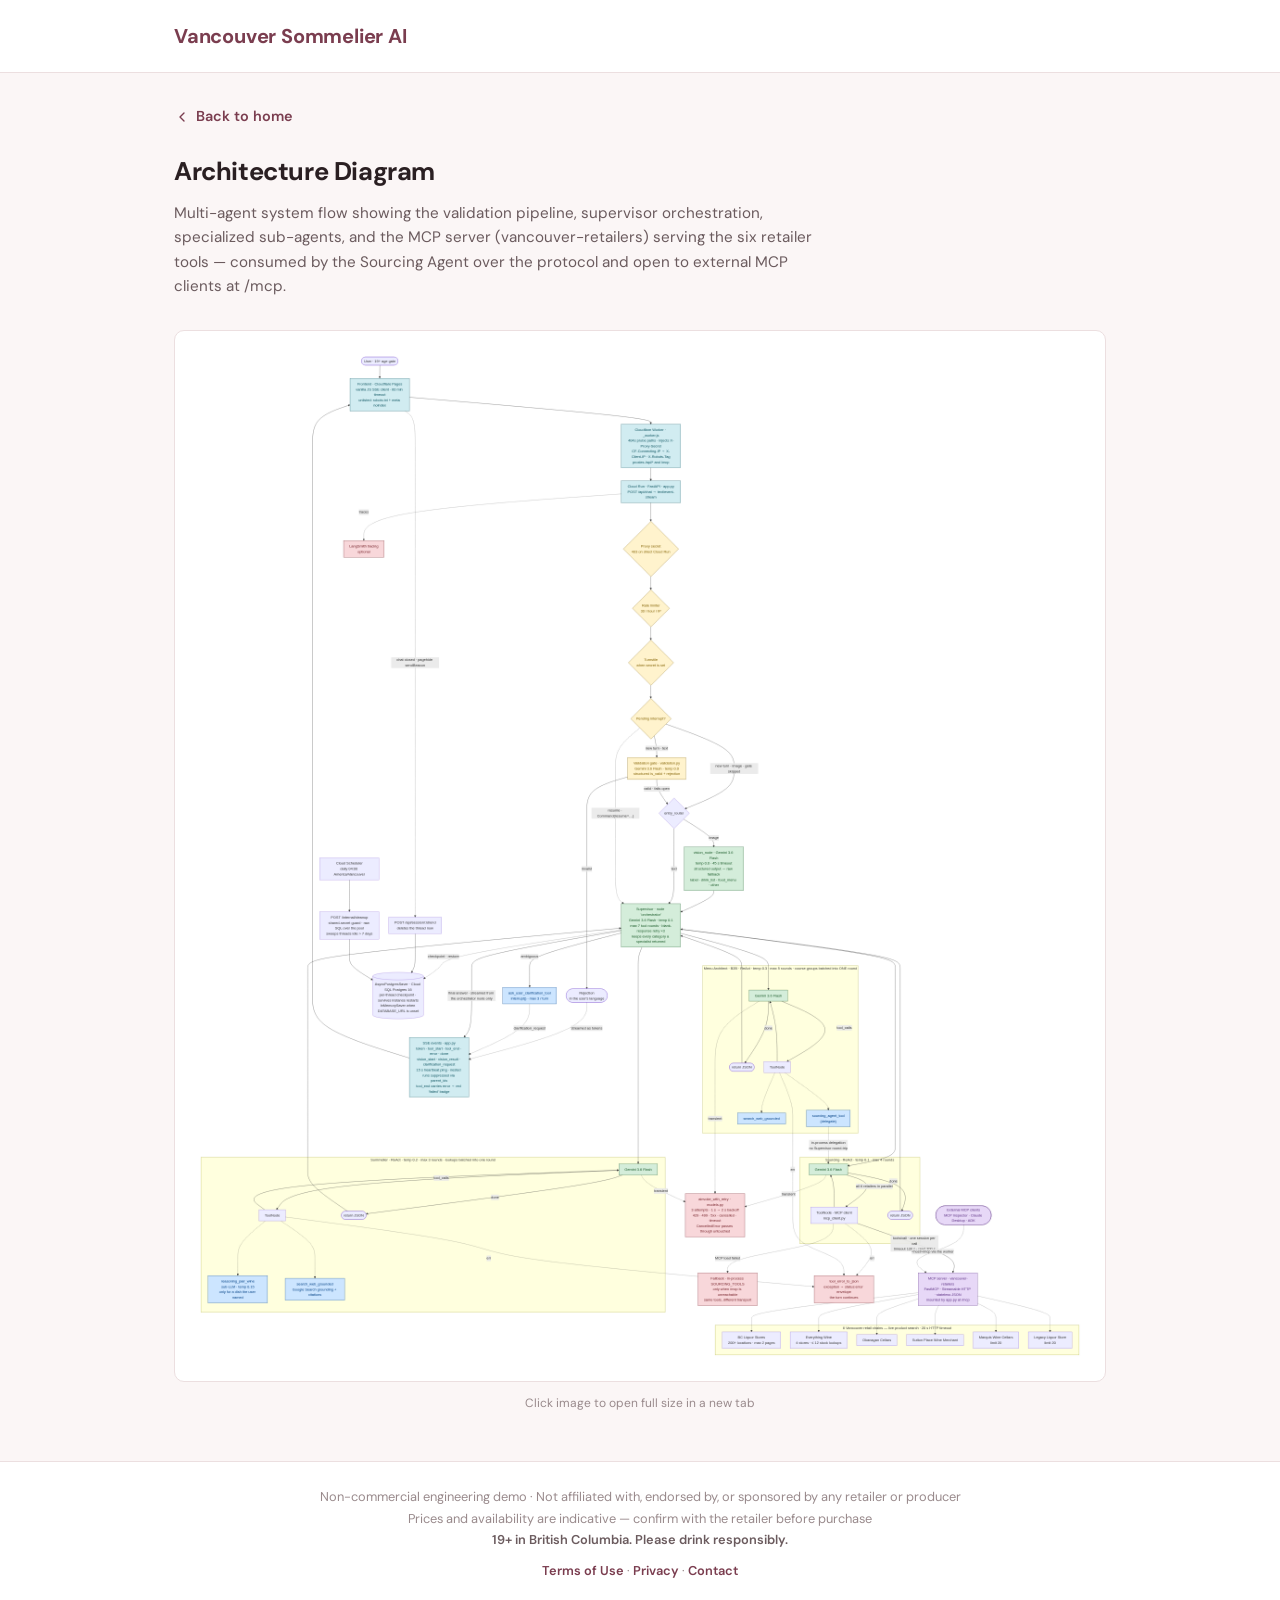
<file: frontend/diagram.html>
<!DOCTYPE html>
<html lang="en">
<head>
    <meta charset="UTF-8">
    <meta name="viewport" content="width=device-width, initial-scale=1.0">
    <meta name="robots" content="noindex, nofollow, noarchive, nosnippet, noimageindex">
    <title>Architecture Diagram — Vancouver Sommelier AI</title>
    <link rel="preconnect" href="https://fonts.googleapis.com">
    <link rel="preconnect" href="https://fonts.gstatic.com" crossorigin>
    <link href="https://fonts.googleapis.com/css2?family=DM+Sans:wght@400;500;600;700&display=swap" rel="stylesheet">
    <link rel="icon" href="favicon.svg" type="image/svg+xml">
    <link rel="stylesheet" href="styles.css">
    <style>
        .diagram-page {
            flex: 1;
            background: var(--background-secondary);
            padding: 2rem 0 3rem;
        }
        .diagram-back {
            display: inline-flex;
            align-items: center;
            gap: 0.4rem;
            color: var(--primary);
            text-decoration: none;
            font-size: 0.9rem;
            font-weight: 600;
            margin-bottom: 1.5rem;
            transition: color 0.15s;
        }
        .diagram-back:hover {
            color: var(--primary-hover);
        }
        .diagram-back svg {
            width: 16px;
            height: 16px;
        }
        .diagram-heading {
            font-size: 1.6rem;
            font-weight: 700;
            color: var(--text-primary);
            letter-spacing: -0.4px;
            margin-bottom: 0.5rem;
        }
        .diagram-description {
            font-size: 0.95rem;
            color: var(--text-secondary);
            line-height: 1.6;
            margin-bottom: 2rem;
            max-width: 640px;
        }
        .diagram-frame {
            background: var(--background);
            border-radius: 10px;
            border: 1px solid var(--border-color);
            padding: 1.5rem;
            overflow-x: auto;
        }
        .diagram-frame a {
            display: block;
        }
        .diagram-frame img {
            display: block;
            width: 100%;
            max-width: 1200px;
            height: auto;
            margin: 0 auto;
            cursor: pointer;
        }
        .diagram-hint {
            text-align: center;
            font-size: 0.75rem;
            color: var(--text-tertiary);
            margin-top: 0.75rem;
        }
    </style>
</head>
<body>

<header class="site-header">
    <div class="container">
        <a class="brand" href="/">Vancouver Sommelier AI</a>
    </div>
</header>

<main class="diagram-page page-main">
    <div class="container">
        <a href="/" class="diagram-back">
            <svg viewBox="0 0 24 24" fill="none" stroke="currentColor" stroke-width="2" stroke-linecap="round" stroke-linejoin="round"><polyline points="15 18 9 12 15 6"/></svg>
            Back to home
        </a>
        <h1 class="diagram-heading">Architecture Diagram</h1>
        <p class="diagram-description">
            Multi-agent system flow showing the validation pipeline, supervisor orchestration, specialized sub-agents, and the MCP server (vancouver-retailers) serving the six retailer tools — consumed by the Sourcing Agent over the protocol and open to external MCP clients at /mcp.
        </p>
        <div class="diagram-frame">
            <a href="images/architecture-diagram.png" target="_blank">
                <img src="images/architecture-diagram.png"
                     alt="Architecture diagram showing the Vancouver Sommelier AI multi-agent system flow."
                     loading="lazy">
            </a>
        </div>
        <p class="diagram-hint">Click image to open full size in a new tab</p>
    </div>
</main>

<footer class="site-footer">
    <div class="container">
        <p class="footer-legal">
            Non-commercial engineering demo &middot; Not affiliated with, endorsed by, or sponsored by any retailer or producer<br>
            Prices and availability are indicative &mdash; confirm with the retailer before purchase<br>
            <strong>19+ in British Columbia. Please drink responsibly.</strong>
        </p>
        <p class="footer-links">
            <a href="terms.html">Terms of Use</a> &middot;
            <a href="privacy.html">Privacy</a> &middot;
            <a href="mailto:info@sumai.ca">Contact</a>
        </p>
    </div>
</footer>

</body>
</html>
</file>
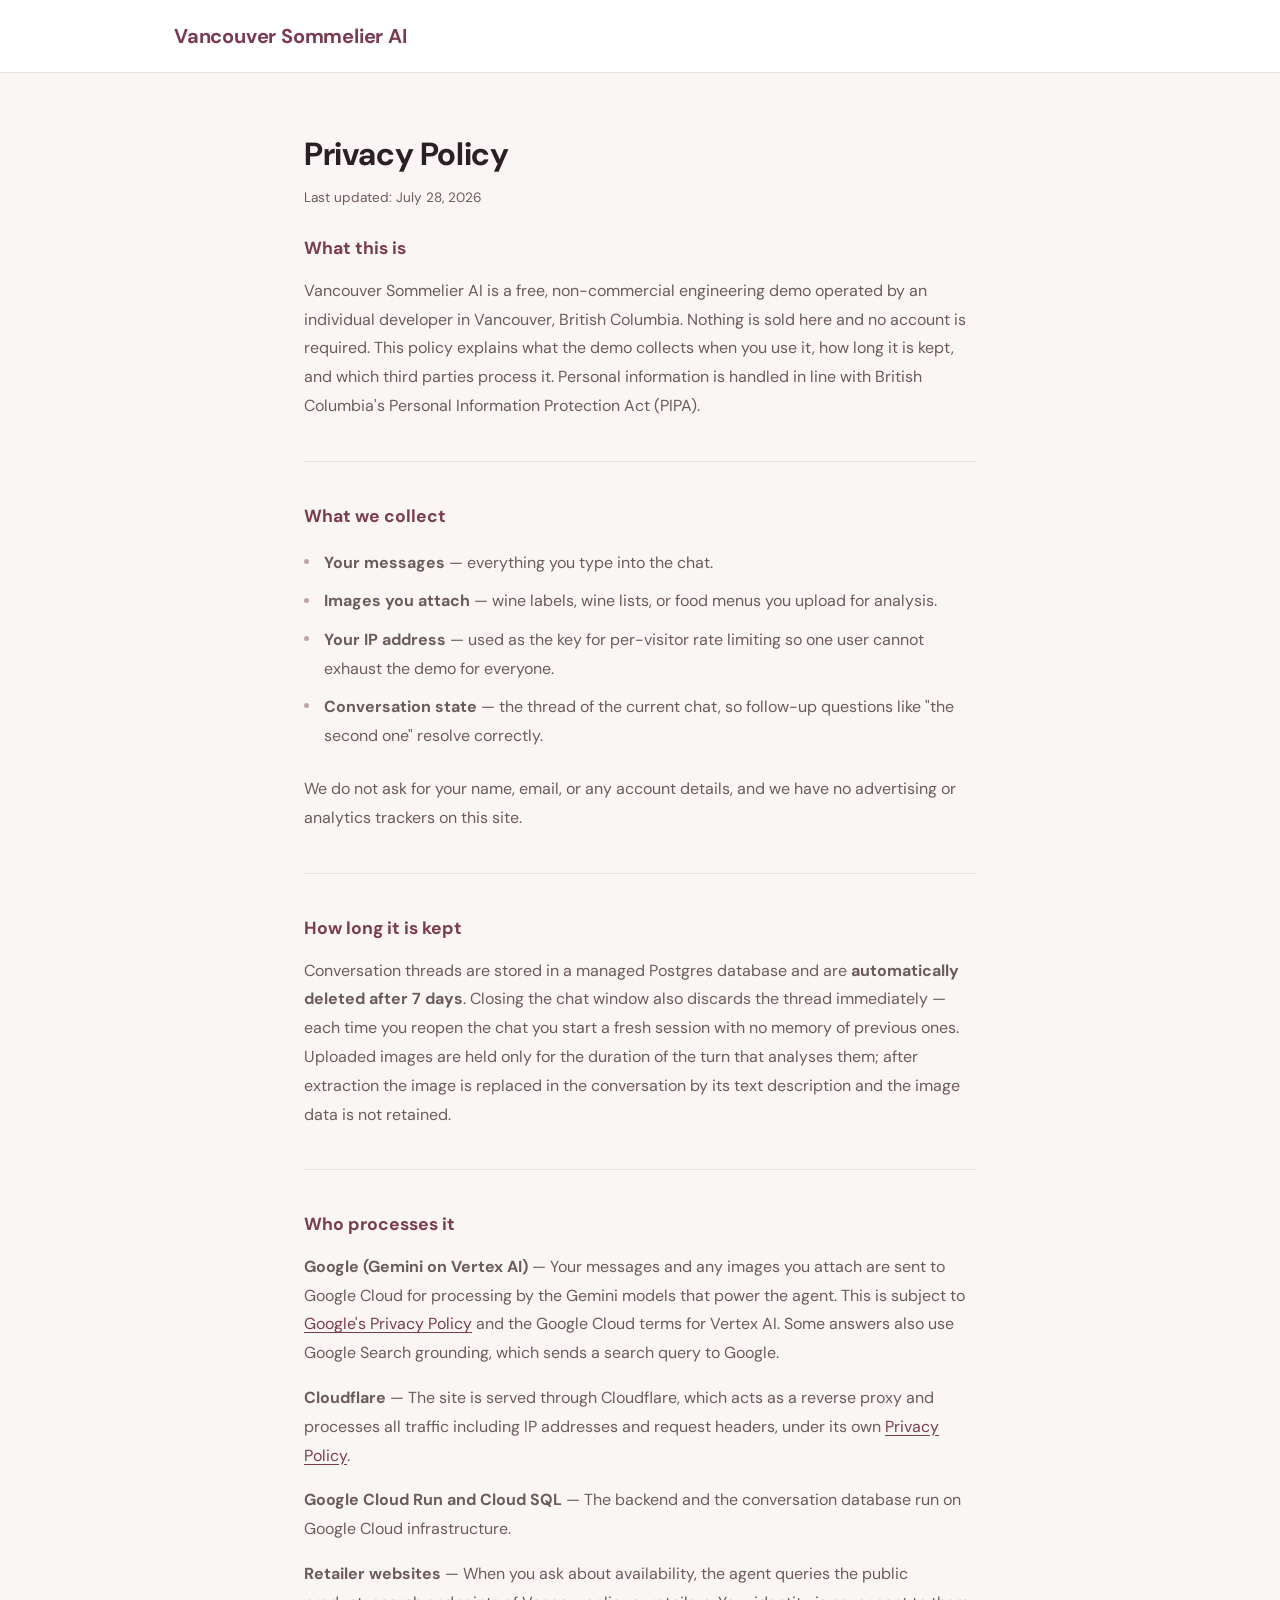
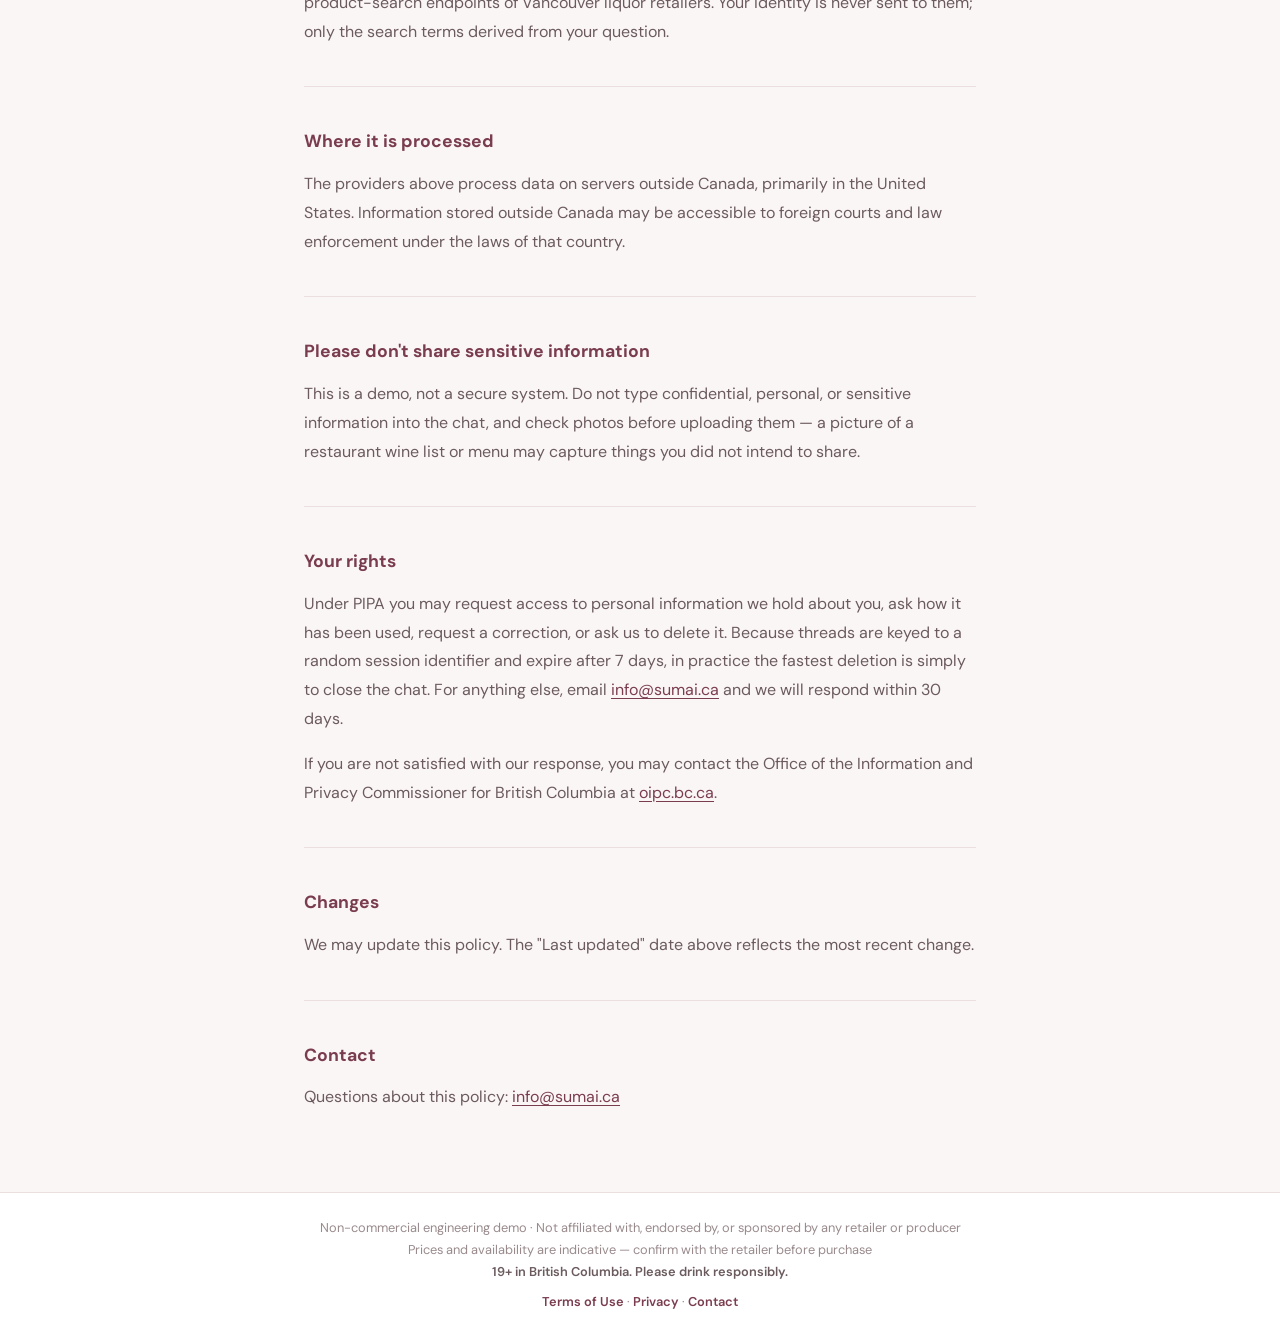
<file: frontend/privacy.html>
<!DOCTYPE html>
<html lang="en">
<head>
    <meta charset="UTF-8">
    <meta name="viewport" content="width=device-width, initial-scale=1.0">
    <meta name="robots" content="noindex, nofollow, noarchive, nosnippet, noimageindex">
    <title>Privacy Policy — Vancouver Sommelier AI</title>
    <meta name="description" content="What Vancouver Sommelier AI collects, how long it is kept, and who processes it.">
    <link rel="preconnect" href="https://fonts.googleapis.com">
    <link rel="preconnect" href="https://fonts.gstatic.com" crossorigin>
    <link href="https://fonts.googleapis.com/css2?family=DM+Sans:wght@400;500;600;700&display=swap" rel="stylesheet">
    <link rel="icon" href="favicon.svg" type="image/svg+xml">
    <link rel="stylesheet" href="styles.css">
</head>
<body>

<header class="site-header">
    <div class="container">
        <a class="brand" href="index.html">Vancouver Sommelier AI</a>
    </div>
</header>

<main class="page-main">
    <div class="container legal-body">
        <h1>Privacy Policy</h1>
        <p class="legal-meta">Last updated: July 28, 2026</p>

        <h2>What this is</h2>
        <p>
        Vancouver Sommelier AI is a free, non-commercial engineering demo operated by an
        individual developer in Vancouver, British Columbia. Nothing is sold here and no
        account is required. This policy explains what the demo collects when you use it,
        how long it is kept, and which third parties process it. Personal information is
        handled in line with British Columbia's Personal Information Protection Act (PIPA).
        </p>

        <h2>What we collect</h2>
        <ul>
            <li><strong>Your messages</strong> — everything you type into the chat.</li>
            <li><strong>Images you attach</strong> — wine labels, wine lists, or food menus you upload for analysis.</li>
            <li><strong>Your IP address</strong> — used as the key for per-visitor rate limiting so one user cannot exhaust the demo for everyone.</li>
            <li><strong>Conversation state</strong> — the thread of the current chat, so follow-up questions like "the second one" resolve correctly.</li>
        </ul>
        <p>
        We do not ask for your name, email, or any account details, and we have no
        advertising or analytics trackers on this site.
        </p>

        <h2>How long it is kept</h2>
        <p>
        Conversation threads are stored in a managed Postgres database and are
        <strong>automatically deleted after 7 days</strong>. Closing the chat window also
        discards the thread immediately — each time you reopen the chat you start a fresh
        session with no memory of previous ones. Uploaded images are held only for the
        duration of the turn that analyses them; after extraction the image is replaced in
        the conversation by its text description and the image data is not retained.
        </p>

        <h2>Who processes it</h2>
        <p>
        <strong>Google (Gemini on Vertex AI)</strong> — Your messages and any images you
        attach are sent to Google Cloud for processing by the Gemini models that power the
        agent. This is subject to
        <a href="https://policies.google.com/privacy" target="_blank" rel="noopener noreferrer">Google's Privacy Policy</a>
        and the Google Cloud terms for Vertex AI. Some answers also use Google Search
        grounding, which sends a search query to Google.
        </p>
        <p>
        <strong>Cloudflare</strong> — The site is served through Cloudflare, which acts as
        a reverse proxy and processes all traffic including IP addresses and request
        headers, under its own
        <a href="https://www.cloudflare.com/privacypolicy/" target="_blank" rel="noopener noreferrer">Privacy Policy</a>.
        </p>
        <p>
        <strong>Google Cloud Run and Cloud SQL</strong> — The backend and the conversation
        database run on Google Cloud infrastructure.
        </p>
        <p>
        <strong>Retailer websites</strong> — When you ask about availability, the agent
        queries the public product-search endpoints of Vancouver liquor retailers. Your
        identity is never sent to them; only the search terms derived from your question.
        </p>

        <h2>Where it is processed</h2>
        <p>
        The providers above process data on servers outside Canada, primarily in the
        United States. Information stored outside Canada may be accessible to foreign
        courts and law enforcement under the laws of that country.
        </p>

        <h2>Please don't share sensitive information</h2>
        <p>
        This is a demo, not a secure system. Do not type confidential, personal, or
        sensitive information into the chat, and check photos before uploading them — a
        picture of a restaurant wine list or menu may capture things you did not intend
        to share.
        </p>

        <h2>Your rights</h2>
        <p>
        Under PIPA you may request access to personal information we hold about you, ask
        how it has been used, request a correction, or ask us to delete it. Because
        threads are keyed to a random session identifier and expire after 7 days, in
        practice the fastest deletion is simply to close the chat. For anything else,
        email <a href="mailto:info@sumai.ca">info@sumai.ca</a> and we will
        respond within 30 days.
        </p>
        <p>
        If you are not satisfied with our response, you may contact the Office of the
        Information and Privacy Commissioner for British Columbia at
        <a href="https://www.oipc.bc.ca" target="_blank" rel="noopener noreferrer">oipc.bc.ca</a>.
        </p>

        <h2>Changes</h2>
        <p>
        We may update this policy. The "Last updated" date above reflects the most recent
        change.
        </p>

        <h2>Contact</h2>
        <p>
        Questions about this policy: <a href="mailto:info@sumai.ca">info@sumai.ca</a>
        </p>
    </div>
</main>

<footer class="site-footer">
    <div class="container">
        <p class="footer-legal">
            Non-commercial engineering demo &middot; Not affiliated with, endorsed by, or sponsored by any retailer or producer<br>
            Prices and availability are indicative &mdash; confirm with the retailer before purchase<br>
            <strong>19+ in British Columbia. Please drink responsibly.</strong>
        </p>
        <p class="footer-links">
            <a href="terms.html">Terms of Use</a> &middot;
            <a href="privacy.html">Privacy</a> &middot;
            <a href="mailto:info@sumai.ca">Contact</a>
        </p>
    </div>
</footer>

</body>
</html>
</file>
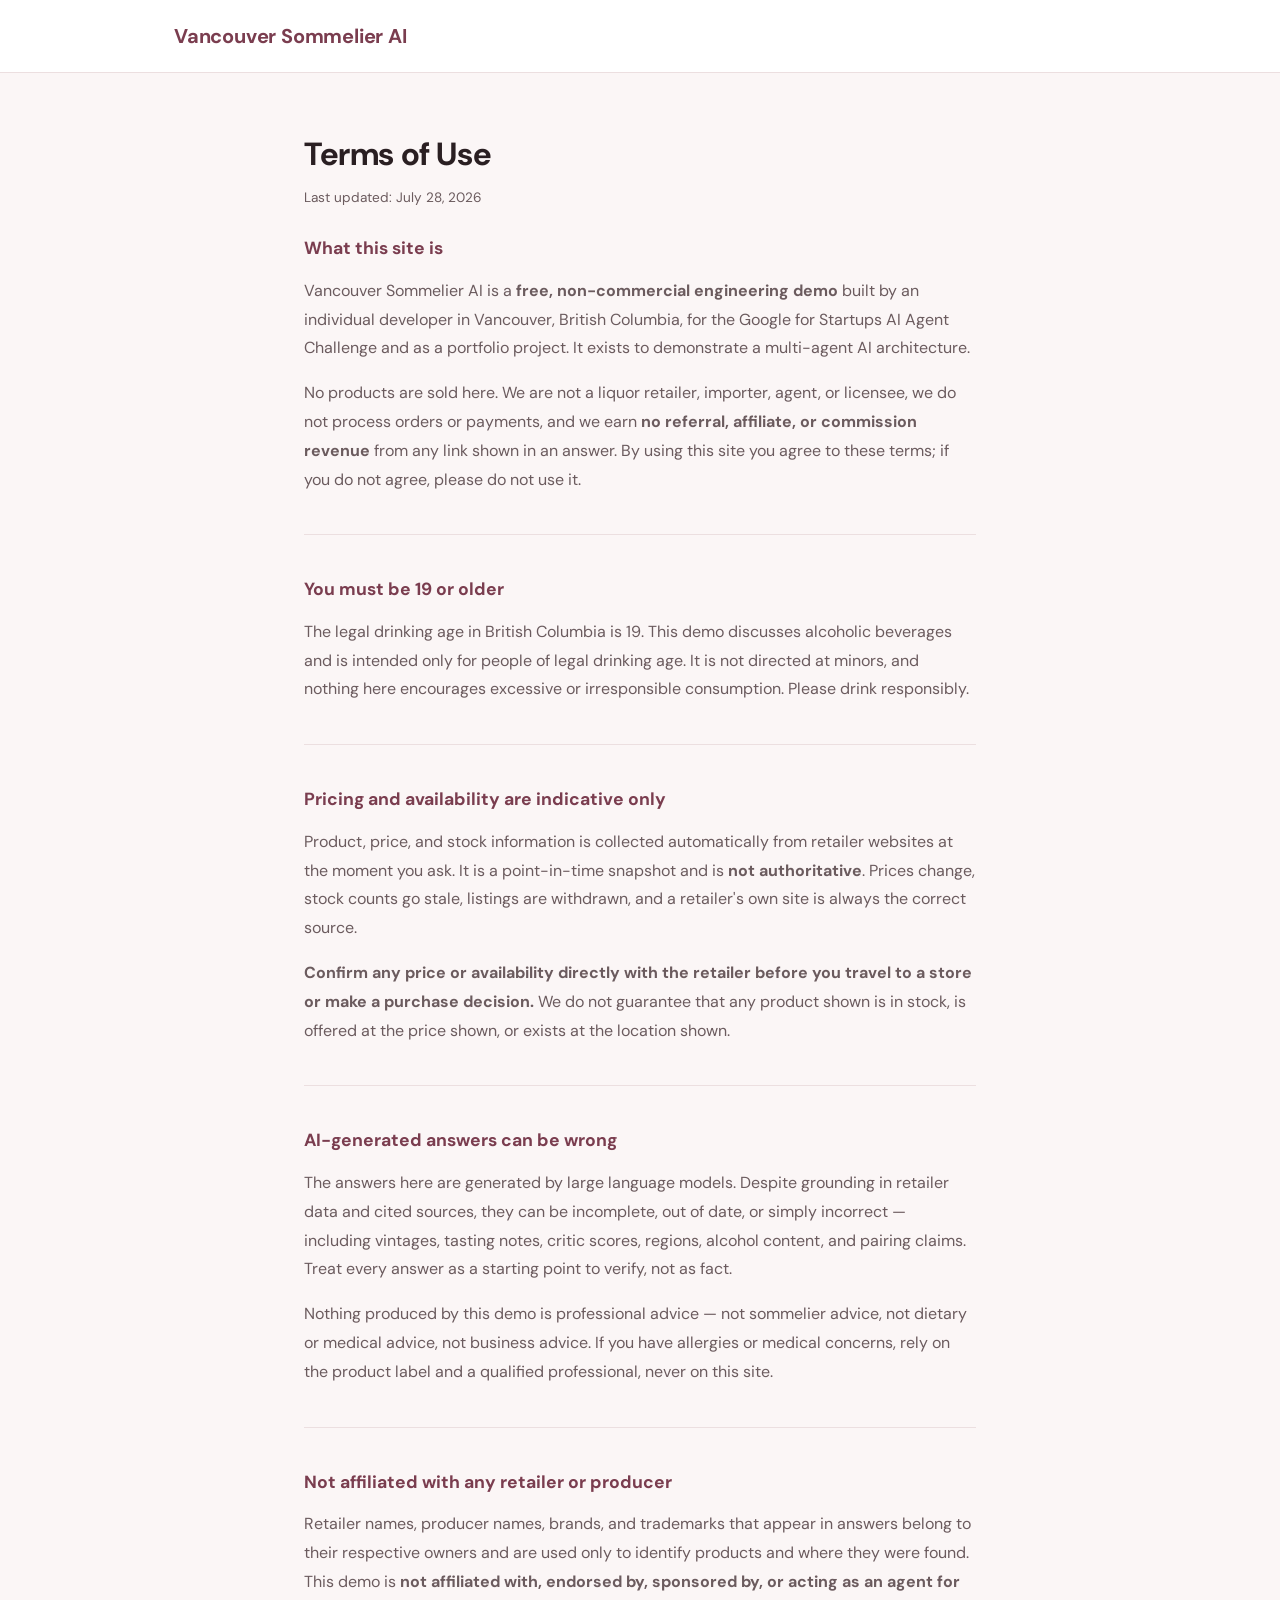
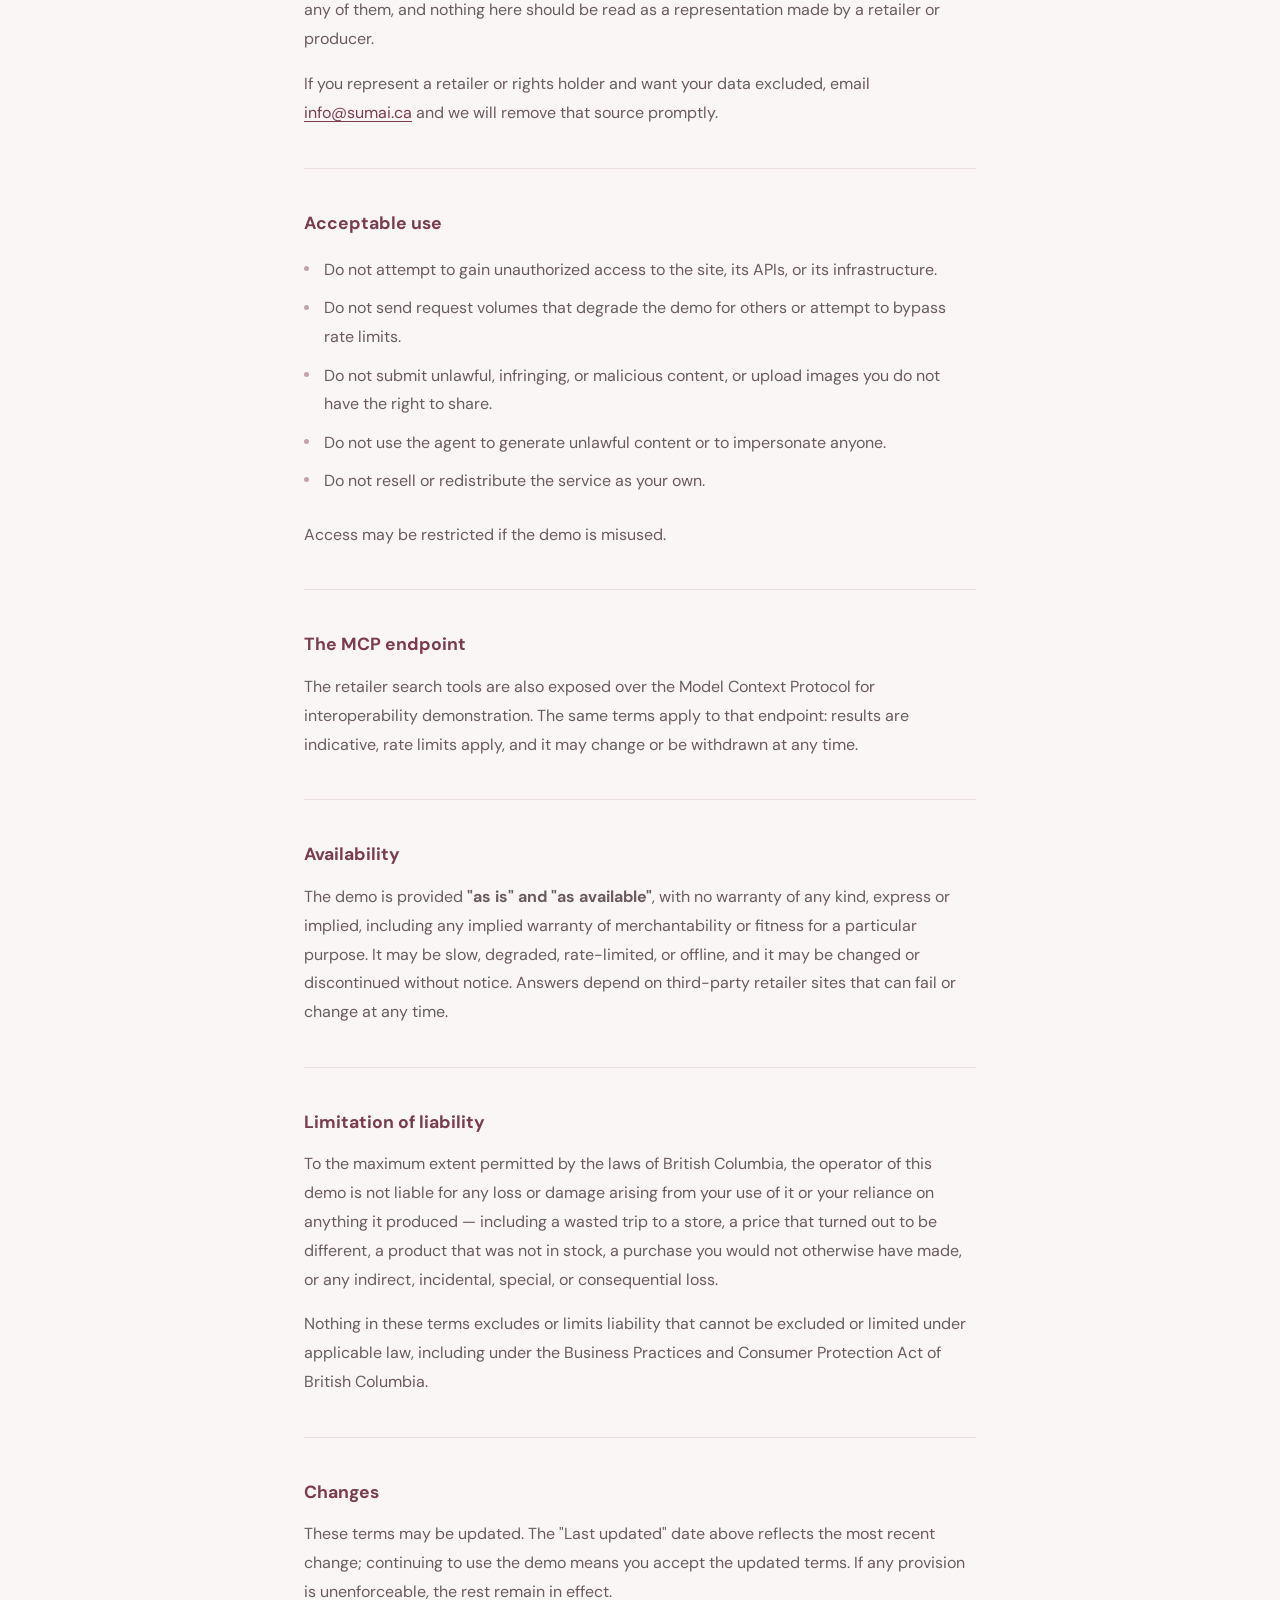
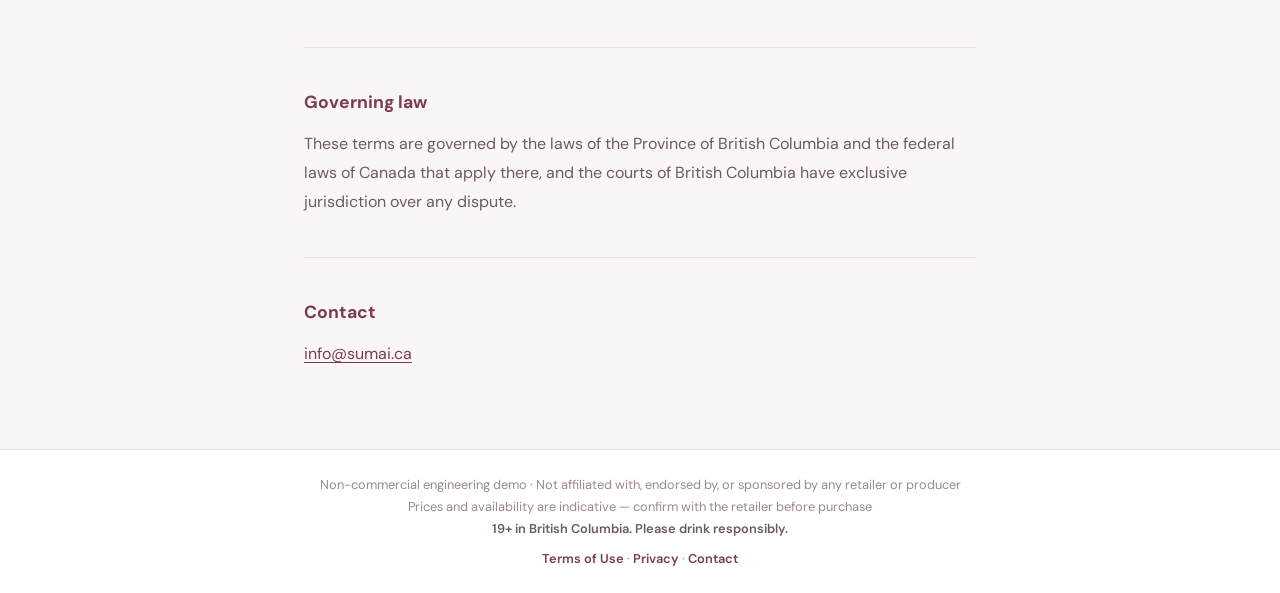
<file: frontend/terms.html>
<!DOCTYPE html>
<html lang="en">
<head>
    <meta charset="UTF-8">
    <meta name="viewport" content="width=device-width, initial-scale=1.0">
    <meta name="robots" content="noindex, nofollow, noarchive, nosnippet, noimageindex">
    <title>Terms of Use — Vancouver Sommelier AI</title>
    <meta name="description" content="Terms of use for the Vancouver Sommelier AI demo, including limits on the accuracy of AI-generated pricing and availability.">
    <link rel="preconnect" href="https://fonts.googleapis.com">
    <link rel="preconnect" href="https://fonts.gstatic.com" crossorigin>
    <link href="https://fonts.googleapis.com/css2?family=DM+Sans:wght@400;500;600;700&display=swap" rel="stylesheet">
    <link rel="icon" href="favicon.svg" type="image/svg+xml">
    <link rel="stylesheet" href="styles.css">
</head>
<body>

<header class="site-header">
    <div class="container">
        <a class="brand" href="index.html">Vancouver Sommelier AI</a>
    </div>
</header>

<main class="page-main">
    <div class="container legal-body">
        <h1>Terms of Use</h1>
        <p class="legal-meta">Last updated: July 28, 2026</p>

        <h2>What this site is</h2>
        <p>
        Vancouver Sommelier AI is a <strong>free, non-commercial engineering demo</strong>
        built by an individual developer in Vancouver, British Columbia, for the Google for
        Startups AI Agent Challenge and as a portfolio project. It exists to demonstrate a
        multi-agent AI architecture.
        </p>
        <p>
        No products are sold here. We are not a liquor retailer, importer, agent, or
        licensee, we do not process orders or payments, and we earn <strong>no referral,
        affiliate, or commission revenue</strong> from any link shown in an answer. By
        using this site you agree to these terms; if you do not agree, please do not use it.
        </p>

        <h2>You must be 19 or older</h2>
        <p>
        The legal drinking age in British Columbia is 19. This demo discusses alcoholic
        beverages and is intended only for people of legal drinking age. It is not directed
        at minors, and nothing here encourages excessive or irresponsible consumption.
        Please drink responsibly.
        </p>

        <h2>Pricing and availability are indicative only</h2>
        <p>
        Product, price, and stock information is collected automatically from retailer
        websites at the moment you ask. It is a point-in-time snapshot and is
        <strong>not authoritative</strong>. Prices change, stock counts go stale, listings
        are withdrawn, and a retailer's own site is always the correct source.
        </p>
        <p>
        <strong>Confirm any price or availability directly with the retailer before you
        travel to a store or make a purchase decision.</strong> We do not guarantee that
        any product shown is in stock, is offered at the price shown, or exists at the
        location shown.
        </p>

        <h2>AI-generated answers can be wrong</h2>
        <p>
        The answers here are generated by large language models. Despite grounding in
        retailer data and cited sources, they can be incomplete, out of date, or simply
        incorrect — including vintages, tasting notes, critic scores, regions, alcohol
        content, and pairing claims. Treat every answer as a starting point to verify, not
        as fact.
        </p>
        <p>
        Nothing produced by this demo is professional advice — not sommelier advice, not
        dietary or medical advice, not business advice. If you have allergies or medical
        concerns, rely on the product label and a qualified professional, never on this
        site.
        </p>

        <h2>Not affiliated with any retailer or producer</h2>
        <p>
        Retailer names, producer names, brands, and trademarks that appear in answers
        belong to their respective owners and are used only to identify products and where
        they were found. This demo is <strong>not affiliated with, endorsed by, sponsored
        by, or acting as an agent for</strong> any of them, and nothing here should be read
        as a representation made by a retailer or producer.
        </p>
        <p>
        If you represent a retailer or rights holder and want your data excluded, email
        <a href="mailto:info@sumai.ca">info@sumai.ca</a> and we will remove
        that source promptly.
        </p>

        <h2>Acceptable use</h2>
        <ul>
            <li>Do not attempt to gain unauthorized access to the site, its APIs, or its infrastructure.</li>
            <li>Do not send request volumes that degrade the demo for others or attempt to bypass rate limits.</li>
            <li>Do not submit unlawful, infringing, or malicious content, or upload images you do not have the right to share.</li>
            <li>Do not use the agent to generate unlawful content or to impersonate anyone.</li>
            <li>Do not resell or redistribute the service as your own.</li>
        </ul>
        <p>Access may be restricted if the demo is misused.</p>

        <h2>The MCP endpoint</h2>
        <p>
        The retailer search tools are also exposed over the Model Context Protocol for
        interoperability demonstration. The same terms apply to that endpoint: results are
        indicative, rate limits apply, and it may change or be withdrawn at any time.
        </p>

        <h2>Availability</h2>
        <p>
        The demo is provided <strong>"as is" and "as available"</strong>, with no warranty
        of any kind, express or implied, including any implied warranty of merchantability
        or fitness for a particular purpose. It may be slow, degraded, rate-limited, or
        offline, and it may be changed or discontinued without notice. Answers depend on
        third-party retailer sites that can fail or change at any time.
        </p>

        <h2>Limitation of liability</h2>
        <p>
        To the maximum extent permitted by the laws of British Columbia, the operator of
        this demo is not liable for any loss or damage arising from your use of it or your
        reliance on anything it produced — including a wasted trip to a store, a price that
        turned out to be different, a product that was not in stock, a purchase you would
        not otherwise have made, or any indirect, incidental, special, or consequential
        loss.
        </p>
        <p>
        Nothing in these terms excludes or limits liability that cannot be excluded or
        limited under applicable law, including under the Business Practices and Consumer
        Protection Act of British Columbia.
        </p>

        <h2>Changes</h2>
        <p>
        These terms may be updated. The "Last updated" date above reflects the most recent
        change; continuing to use the demo means you accept the updated terms. If any
        provision is unenforceable, the rest remain in effect.
        </p>

        <h2>Governing law</h2>
        <p>
        These terms are governed by the laws of the Province of British Columbia and the
        federal laws of Canada that apply there, and the courts of British Columbia have
        exclusive jurisdiction over any dispute.
        </p>

        <h2>Contact</h2>
        <p>
        <a href="mailto:info@sumai.ca">info@sumai.ca</a>
        </p>
    </div>
</main>

<footer class="site-footer">
    <div class="container">
        <p class="footer-legal">
            Non-commercial engineering demo &middot; Not affiliated with, endorsed by, or sponsored by any retailer or producer<br>
            Prices and availability are indicative &mdash; confirm with the retailer before purchase<br>
            <strong>19+ in British Columbia. Please drink responsibly.</strong>
        </p>
        <p class="footer-links">
            <a href="terms.html">Terms of Use</a> &middot;
            <a href="privacy.html">Privacy</a> &middot;
            <a href="mailto:info@sumai.ca">Contact</a>
        </p>
    </div>
</footer>

</body>
</html>
</file>
<file: frontend/styles.css>
/* Vancouver Sommelier AI — landing + fullscreen chat overlay, soft wine palette */

* {
    margin: 0;
    padding: 0;
    box-sizing: border-box;
}

:root {
    /* Muted burgundy — desaturated so it reads as wine but stays easy on the eyes. */
    --primary: #7A3D4F;
    --primary-hover: #95506A;
    --primary-soft: #F4E7E9;
    --text-primary: #2A1F22;
    --text-secondary: #6B5B5E;
    --text-tertiary: #998A8C;
    --background: #FFFFFF;
    --background-secondary: #FBF6F6;
    --border-color: #ECDFE0;
    --border-subtle: #DCC9CC;
    --chat-surface: #F7EFEF;
    /* Muted brick — a failed specialist, kept inside the wine palette. */
    --danger: #B4544F;
}

html, body {
    height: 100%;
}

body {
    font-family: 'DM Sans', -apple-system, BlinkMacSystemFont, 'Segoe UI', sans-serif;
    color: var(--text-primary);
    background: var(--background);
    line-height: 1.6;
    display: flex;
    flex-direction: column;
    min-height: 100vh;
}

.container {
    max-width: 980px;
    margin: 0 auto;
    padding: 0 1.5rem;
    width: 100%;
}

/* ── Site header ─────────────────────────────────── */

.site-header {
    padding: 1.25rem 0;
    border-bottom: 1px solid var(--border-color);
    background: var(--background);
}

.brand {
    color: var(--primary);
    font-weight: 700;
    font-size: 1.25rem;
    letter-spacing: -0.2px;
    text-decoration: none; /* .brand is an <a> on every page except the landing */
}

/* ── Landing ─────────────────────────────────────── */

.landing {
    flex: 1;
    background: var(--background-secondary);
    padding: 4.5rem 0 4rem;
}

.hero {
    max-width: 720px;
    text-align: center;
    margin-bottom: 4.5rem;
}

.hero-title {
    font-size: 2.6rem;
    font-weight: 700;
    line-height: 1.18;
    letter-spacing: -0.6px;
    color: var(--text-primary);
    margin-bottom: 1.25rem;
}

.hero-subtitle {
    font-size: 1.05rem;
    color: var(--text-secondary);
    line-height: 1.65;
    margin-bottom: 2.25rem;
}

.btn-primary {
    background: var(--primary);
    color: var(--background);
    border: none;
    border-radius: 8px;
    padding: 0.85rem 2rem;
    font-size: 0.95rem;
    font-weight: 600;
    font-family: inherit;
    cursor: pointer;
    transition: background 0.15s, transform 0.12s;
}

.btn-primary:hover {
    background: var(--primary-hover);
    transform: translateY(-1px);
}

.btn-large {
    padding: 1rem 2.4rem;
    font-size: 1.02rem;
}

.capabilities {
    display: grid;
    grid-template-columns: repeat(3, 1fr);
    gap: 1.5rem;
}

.cap {
    background: var(--background);
    border: 1px solid var(--border-color);
    border-radius: 10px;
    padding: 1.5rem 1.4rem;
    transition: border-color 0.15s, transform 0.15s, box-shadow 0.15s;
}

.cap:hover {
    border-color: var(--border-subtle);
    transform: translateY(-2px);
    box-shadow: 0 6px 20px rgba(122, 61, 79, 0.06);
}

.cap h3 {
    font-size: 1.05rem;
    font-weight: 700;
    color: var(--primary);
    margin-bottom: 0.55rem;
    letter-spacing: -0.1px;
}

.cap p {
    font-size: 0.92rem;
    color: var(--text-secondary);
    line-height: 1.55;
}

/* ── Footer ──────────────────────────────────────── */

.site-footer {
    margin-top: auto; /* body is a flex column — pin the footer to the bottom */
    padding: 1.5rem 0;
    text-align: center;
    border-top: 1px solid var(--border-color);
    background: var(--background);
}

.site-footer p {
    font-size: 0.85rem;
    color: var(--text-secondary);
}

.site-footer a {
    color: var(--primary);
    text-decoration: none;
    font-weight: 600;
}

.site-footer a:hover {
    text-decoration: underline;
}

/* ── Diagram link bar ───────────────────────────── */

.diagram-link-bar {
    padding: 0.75rem 0;
    text-align: center;
    background: var(--background-secondary);
}

.diagram-link {
    display: inline-flex;
    align-items: center;
    gap: 0.35rem;
    color: var(--text-tertiary);
    text-decoration: none;
    font-size: 0.75rem;
    font-weight: 500;
    transition: color 0.15s;
}

.diagram-link:hover {
    color: var(--primary);
}

.diagram-link-icon {
    width: 12px;
    height: 12px;
    flex-shrink: 0;
}

/* ── Chat overlay (fullscreen) ───────────────────── */

.chat-overlay {
    position: fixed;
    inset: 0;
    z-index: 1000;
    background: var(--background);
    display: none;
    flex-direction: column;
}

.chat-overlay.active {
    display: flex;
}

.chat-shell {
    flex: 1;
    display: flex;
    flex-direction: column;
    overflow: hidden;
}

.chat-header {
    background: var(--primary);
    color: var(--background);
    padding: 0.9rem 1.5rem;
    flex-shrink: 0;
    display: flex;
    align-items: center;
    justify-content: space-between;
    gap: 1rem;
}

.chat-status {
    display: inline-flex;
    align-items: center;
    /* Hide the status text (font-size:0) so only the symbol shows; the text
       node stays in the DOM for the aria-live screen-reader announcement. */
    font-size: 0;
    gap: 0;
}

/* Leading status symbol: idle = steady solid dot, working = spinning ring. */
.chat-status::before {
    content: "";
    width: 25px;
    height: 25px;
    border-radius: 50%;
    flex: 0 0 auto;
    background: currentColor;
    opacity: 0.85;
}

.chat-status.is-working::before {
    background: transparent;
    border: 3px solid rgba(255, 255, 255, 0.4);
    border-top-color: #fff;
    animation: spin 0.8s linear infinite;
}

.chat-header-actions {
    display: flex;
    align-items: center;
    gap: 0.5rem;
}

.chat-save-pdf {
    background: transparent;
    border: 1px solid rgba(255, 255, 255, 0.45);
    color: var(--background);
    width: 34px;
    height: 34px;
    border-radius: 6px;
    cursor: pointer;
    display: flex;
    align-items: center;
    justify-content: center;
    transition: background 0.15s, border-color 0.15s;
}

.chat-save-pdf svg {
    width: 16px;
    height: 16px;
}

.chat-save-pdf:hover {
    background: rgba(255, 255, 255, 0.14);
    border-color: rgba(255, 255, 255, 0.7);
}

.chat-close {
    background: transparent;
    border: 1px solid rgba(255, 255, 255, 0.45);
    color: var(--background);
    padding: 0.35rem 0.95rem;
    border-radius: 6px;
    font: inherit;
    font-size: 0.85rem;
    font-weight: 500;
    cursor: pointer;
    transition: background 0.15s, border-color 0.15s;
}

.chat-close:hover {
    background: rgba(255, 255, 255, 0.14);
    border-color: rgba(255, 255, 255, 0.7);
}

/* ── Messages ────────────────────────────────────── */

.chat-messages-wrap {
    flex: 1;
    overflow-y: auto;
    background: var(--background);
}

.chat-messages {
    max-width: 880px;
    margin: 0 auto;
    padding: 1.5rem;
    display: flex;
    flex-direction: column;
    gap: 0.75rem;
    min-height: 100%;
}

.chat-message {
    max-width: 80%;
    padding: 0.75rem 1rem;
    border-radius: 12px;
    font-size: 0.93rem;
    line-height: 1.6;
    word-wrap: break-word;
    flex-shrink: 0;
}

.chat-message.ai {
    background: var(--chat-surface);
    color: var(--text-primary);
    align-self: flex-start;
    border-bottom-left-radius: 4px;
}

.chat-message.ai a {
    color: var(--primary);
    text-decoration: underline;
    text-underline-offset: 3px;
    word-break: break-word;
    font-weight: 600;
}

.chat-message.ai a:hover {
    color: var(--primary-hover);
}

.chat-message.ai table {
    width: 100%;
    border-collapse: collapse;
    margin: 0.5rem 0;
    font-size: 0.85rem;
}

.chat-message.ai th,
.chat-message.ai td {
    border: 1px solid var(--border-color);
    padding: 0.35rem 0.55rem;
    text-align: left;
}

.chat-message.ai th {
    background: var(--primary-soft);
    font-weight: 600;
}

.chat-message.ai strong {
    font-weight: 700;
}

.chat-message.ai p {
    margin: 0.4rem 0;
}

.chat-message.ai ul,
.chat-message.ai ol {
    margin: 0.4rem 0;
    padding-left: 1.3rem;
}

.chat-message.user {
    background: var(--primary);
    color: var(--background);
    align-self: flex-end;
    border-bottom-right-radius: 4px;
}

/* ── Clarification prompt ───────────────────────── */

.chat-message.ai.clarification {
    border: 1px dashed var(--primary);
    background: var(--primary-soft);
}

.clarification-question {
    font-weight: 600;
    margin-bottom: 0.5rem;
    color: var(--text-primary);
}

.clarification-options {
    display: flex;
    flex-wrap: wrap;
    gap: 0.4rem;
    margin: 0.35rem 0 0.4rem;
}

.clarification-option-btn {
    appearance: none;
    border: 1px solid var(--primary);
    background: var(--background);
    color: var(--primary);
    font: inherit;
    font-size: 0.85rem;
    font-weight: 600;
    padding: 0.35rem 0.75rem;
    border-radius: 999px;
    cursor: pointer;
    transition: background 0.12s ease, color 0.12s ease, transform 0.06s ease;
}

.clarification-option-btn:hover:not(:disabled) {
    background: var(--primary);
    color: var(--background);
}

.clarification-option-btn:active:not(:disabled) {
    transform: scale(0.97);
}

.clarification-option-btn:disabled {
    opacity: 0.45;
    cursor: not-allowed;
    border-color: var(--border-color);
    color: var(--text-secondary);
}

.clarification-hint {
    font-size: 0.78rem;
    color: var(--text-secondary);
    margin-top: 0.25rem;
}

/* ── Tool badges ─────────────────────────────────── */

.tool-badge {
    display: flex;
    flex-direction: column;
    align-self: flex-start;
    max-width: 92%;
    border-radius: 8px;
    border: 1px solid var(--border-color);
    background: var(--background-secondary);
    overflow: hidden;
    font-size: 0.82rem;
    color: var(--text-secondary);
    flex-shrink: 0;
}

.tool-badge-header {
    display: inline-flex;
    align-items: center;
    gap: 8px;
    padding: 7px 11px;
    width: 100%;
    background: transparent;
    border: none;
    font: inherit;
    color: inherit;
    text-align: left;
    cursor: default;
}

.tool-badge.done .tool-badge-header {
    cursor: pointer;
}

.tool-badge.done .tool-badge-header:hover {
    background: var(--primary-soft);
}

.tool-badge-label {
    flex: 0 0 auto;
    font-weight: 600;
}

.tool-badge-count {
    flex: 1 1 auto;
    color: var(--text-tertiary);
    font-size: 0.76rem;
}

.tool-badge-indicator {
    width: 10px;
    height: 10px;
    border-radius: 50%;
    flex: 0 0 auto;
    background: var(--border-subtle);
}

.tool-badge:not(.done) .tool-badge-indicator {
    border: 2px solid var(--border-color);
    border-top-color: var(--primary);
    border-radius: 50%;
    background: transparent;
    animation: spin 0.9s linear infinite;
}

.tool-badge.done .tool-badge-indicator {
    background: var(--primary);
}

.tool-badge-chevron {
    flex: 0 0 auto;
    width: 9px;
    height: 9px;
    border-right: 2px solid var(--text-tertiary);
    border-bottom: 2px solid var(--text-tertiary);
    transform: rotate(45deg);
    margin-right: 2px;
    visibility: hidden;
    transition: transform 0.18s;
}

.tool-badge.done .tool-badge-chevron {
    visibility: visible;
}

.tool-badge.open .tool-badge-chevron {
    transform: rotate(-135deg);
    margin-top: 4px;
}

.tool-badge-panel {
    display: none;
    flex-direction: column;
    gap: 6px;
    padding: 10px 12px 12px;
    background: var(--background);
    border-top: 1px solid var(--border-color);
}

.tool-badge.open .tool-badge-panel {
    display: flex;
}

.tool-row {
    display: flex;
    flex-direction: column;
    gap: 2px;
    padding: 7px 9px;
    border-radius: 6px;
    text-decoration: none;
    color: var(--text-primary);
    border: 1px solid var(--border-color);
    background: var(--background-secondary);
    transition: border-color 0.12s, background 0.12s;
}

a.tool-row:hover {
    border-color: var(--primary);
    background: var(--primary-soft);
}

.tool-row-title {
    font-size: 0.86rem;
    font-weight: 600;
    color: var(--text-primary);
    line-height: 1.35;
}

.tool-row-subtitle {
    font-size: 0.78rem;
    color: var(--text-secondary);
    line-height: 1.4;
}

.tool-row-body {
    font-size: 0.83rem;
    color: var(--text-primary);
    line-height: 1.55;
    margin-top: 4px;
}

.tool-row-body p {
    margin: 0.3rem 0;
}

.tool-row-body strong {
    font-weight: 700;
    color: var(--primary);
}

.tool-row-body ul,
.tool-row-body ol {
    margin: 0.3rem 0;
    padding-left: 1.2rem;
}

.tool-row-body a {
    color: var(--primary);
    text-decoration: underline;
}

.tool-row-empty {
    padding: 6px 4px;
    color: var(--text-tertiary);
    font-style: italic;
    font-size: 0.82rem;
}

@keyframes spin {
    to { transform: rotate(360deg); }
}

/* ── Agent boxes ────────────────────────────────── */

.agent-box {
    display: flex;
    flex-direction: column;
    align-self: flex-start;
    max-width: 92%;
    border-radius: 8px;
    border: 1px solid var(--border-color);
    border-left: 3px solid var(--primary);
    background: var(--background-secondary);
    overflow: hidden;
    font-size: 0.82rem;
    color: var(--text-secondary);
    flex-shrink: 0;
}

.agent-box-header {
    display: inline-flex;
    align-items: center;
    gap: 8px;
    padding: 9px 12px;
    width: 100%;
    background: transparent;
    border: none;
    font: inherit;
    color: inherit;
    text-align: left;
    cursor: default;
}

.agent-box.done .agent-box-header {
    cursor: pointer;
}

.agent-box.done .agent-box-header:hover {
    background: var(--primary-soft);
}

.agent-box-label {
    flex: 0 0 auto;
    font-weight: 700;
    color: var(--text-primary);
}

.agent-box-status {
    flex: 1 1 auto;
    color: var(--text-tertiary);
    font-size: 0.76rem;
}

.agent-box-indicator {
    width: 10px;
    height: 10px;
    border-radius: 50%;
    flex: 0 0 auto;
    background: var(--border-subtle);
}

.agent-box:not(.done) .agent-box-indicator {
    border: 2px solid var(--border-color);
    border-top-color: var(--primary);
    border-radius: 50%;
    background: transparent;
    animation: spin 0.9s linear infinite;
}

.agent-box.done .agent-box-indicator {
    background: var(--primary);
}

/* Must follow the .done rules — same specificity, so source order decides. */
.agent-box.failed .agent-box-indicator {
    background: var(--danger);
}

.agent-box.failed .agent-box-status {
    color: var(--danger);
}

.agent-box-chevron {
    flex: 0 0 auto;
    width: 9px;
    height: 9px;
    border-right: 2px solid var(--text-tertiary);
    border-bottom: 2px solid var(--text-tertiary);
    transform: rotate(45deg);
    margin-right: 2px;
    visibility: hidden;
    transition: transform 0.18s;
}

.agent-box.done .agent-box-chevron {
    visibility: visible;
}

.agent-box.open .agent-box-chevron {
    transform: rotate(-135deg);
    margin-top: 4px;
}

.agent-box-panel {
    display: none;
    flex-direction: column;
    gap: 4px;
    padding: 8px 10px 10px;
    background: var(--background);
    border-top: 1px solid var(--border-color);
}

.agent-box.open .agent-box-panel {
    display: flex;
}

/* Inner tool groups inside an agent box */

.inner-tool-group {
    border-radius: 6px;
    border: 1px solid var(--border-color);
    background: var(--background-secondary);
    overflow: hidden;
}

.inner-tool-header {
    display: inline-flex;
    align-items: center;
    gap: 6px;
    padding: 6px 9px;
    width: 100%;
    background: transparent;
    border: none;
    font: inherit;
    font-size: 0.78rem;
    color: var(--text-secondary);
    text-align: left;
    cursor: pointer;
}

.inner-tool-header:hover {
    background: var(--primary-soft);
}

.inner-tool-dot {
    width: 7px;
    height: 7px;
    border-radius: 50%;
    flex: 0 0 auto;
    background: var(--primary);
}

.inner-tool-label {
    flex: 0 0 auto;
    font-weight: 600;
}

.inner-tool-count {
    flex: 1 1 auto;
    color: var(--text-tertiary);
    font-size: 0.72rem;
}

.inner-tool-chevron {
    flex: 0 0 auto;
    width: 7px;
    height: 7px;
    border-right: 1.5px solid var(--text-tertiary);
    border-bottom: 1.5px solid var(--text-tertiary);
    transform: rotate(45deg);
    margin-right: 2px;
    transition: transform 0.18s;
}

.inner-tool-group.open .inner-tool-chevron {
    transform: rotate(-135deg);
    margin-top: 3px;
}

.inner-tool-panel {
    display: none;
    flex-direction: column;
    gap: 4px;
    padding: 6px 8px 8px;
    background: var(--background);
    border-top: 1px solid var(--border-color);
}

.inner-tool-group.open .inner-tool-panel {
    display: flex;
}

/* ── Input ───────────────────────────────────────── */

.chat-input-area {
    border-top: 1px solid var(--border-color);
    padding: 1rem 1.5rem 1.2rem;
    flex-shrink: 0;
    background: var(--background);
}

.chat-input-row {
    max-width: 880px;
    margin: 0 auto;
    display: flex;
    align-items: flex-end;
    gap: 0.6rem;
}

.chat-input {
    flex: 1;
    border: 1px solid var(--border-subtle);
    border-radius: 10px;
    padding: 0.7rem 0.9rem;
    font-size: 0.93rem;
    font-family: inherit;
    color: var(--text-primary);
    background: var(--background);
    resize: none;
    line-height: 1.5;
    max-height: 140px;
    overflow-y: auto;
    outline: none;
    transition: border-color 0.15s, box-shadow 0.15s;
}

.chat-input:focus {
    border-color: var(--primary);
    box-shadow: 0 0 0 3px rgba(122, 61, 79, 0.12);
}

.chat-send {
    background: var(--primary);
    color: var(--background);
    border: none;
    border-radius: 10px;
    width: 42px;
    height: 42px;
    display: flex;
    align-items: center;
    justify-content: center;
    cursor: pointer;
    flex-shrink: 0;
    transition: background 0.15s, opacity 0.15s;
}

.chat-send:hover {
    background: var(--primary-hover);
}

.chat-send:disabled {
    opacity: 0.4;
    cursor: not-allowed;
}

.chat-send svg {
    width: 18px;
    height: 18px;
    fill: none;
    stroke: currentColor;
    stroke-width: 2;
    stroke-linecap: round;
    stroke-linejoin: round;
}

/* ── Image attachments ───────────────────────────── */

.chat-attach {
    background: var(--background);
    color: var(--primary);
    border: 1px solid var(--border-subtle);
    border-radius: 10px;
    width: 42px;
    height: 42px;
    display: flex;
    align-items: center;
    justify-content: center;
    cursor: pointer;
    flex-shrink: 0;
    transition: background 0.15s, border-color 0.15s, color 0.15s;
}

.chat-attach:hover {
    background: var(--primary-soft);
    border-color: var(--primary);
}

.chat-attach svg {
    width: 20px;
    height: 20px;
}

.chat-attachments {
    max-width: 880px;
    margin: 0 auto 0.6rem;
    display: flex;
    flex-wrap: wrap;
    gap: 0.5rem;
}

.chat-attachment {
    position: relative;
    width: 64px;
    height: 64px;
    border-radius: 8px;
    overflow: hidden;
    border: 1px solid var(--border-subtle);
    flex-shrink: 0;
}

.chat-attachment img {
    width: 100%;
    height: 100%;
    object-fit: cover;
    display: block;
}

.chat-attachment-remove {
    position: absolute;
    top: 2px;
    right: 2px;
    width: 18px;
    height: 18px;
    border: none;
    border-radius: 50%;
    background: rgba(42, 31, 34, 0.72);
    color: #fff;
    font-size: 13px;
    line-height: 1;
    cursor: pointer;
    display: flex;
    align-items: center;
    justify-content: center;
    padding: 0;
}

.chat-attachment-remove:hover {
    background: var(--primary);
}

/* Thumbnails rendered inside a sent user bubble. */
.chat-msg-thumbs {
    display: flex;
    flex-wrap: wrap;
    gap: 0.4rem;
    margin-top: 0.5rem;
}

.chat-msg-thumb {
    width: 96px;
    height: 96px;
    object-fit: cover;
    border-radius: 8px;
    border: 1px solid rgba(255, 255, 255, 0.35);
    display: block;
}

/* Drag-and-drop affordance over the whole chat overlay. */
.chat-overlay.drag-over .chat-input-area {
    background: var(--primary-soft);
    box-shadow: inset 0 0 0 2px var(--primary);
}

/* ── Responsive ──────────────────────────────────── */

@media (max-width: 768px) {
    .hero-title {
        font-size: 2rem;
    }
    .capabilities {
        grid-template-columns: 1fr;
        gap: 1rem;
    }
    .chat-message {
        max-width: 90%;
    }
}

/* ── Page shell for non-landing pages ────────────── */
/* body is a flex column and .landing carries flex:1. Any other top-level <main>
   must claim the same growth and tint, or the footer rides up under the content
   and the page reads a different colour from the rest of the site. */

.page-main {
    flex: 1;
    background: var(--background-secondary);
    padding: 3.5rem 0 4rem;
}

/* ── Footer legal block ──────────────────────────── */

.site-footer .footer-legal {
    margin-bottom: 0.6rem;
    font-size: 0.8rem;
    line-height: 1.7;
    color: var(--text-tertiary);
}

.site-footer .footer-legal strong {
    color: var(--text-secondary);
    font-weight: 600;
}

.site-footer .footer-links {
    font-size: 0.8rem;
    color: var(--text-tertiary);
}

/* ── Legal pages (terms, privacy) ────────────────── */
/* .legal-body narrows the 980px .container to a comfortable reading measure,
   the same way .hero does on the landing page. */

.legal-body {
    max-width: 720px;
}

.legal-body h1 {
    font-size: 2rem;
    font-weight: 700;
    letter-spacing: -0.4px;
    color: var(--text-primary);
    margin-bottom: 0.35rem;
}

.legal-meta {
    font-size: 0.85rem;
    color: var(--text-tertiary);
    margin-bottom: 2.5rem;
}

.legal-body h2 {
    font-size: 1.1rem;
    font-weight: 700;
    color: var(--primary);
    margin: 2.5rem 0 0.9rem;
    padding-top: 2.5rem;
    border-top: 1px solid var(--border-color);
}

.legal-body h2:first-of-type {
    margin-top: 1.5rem;
    padding-top: 0;
    border-top: none;
}

.legal-body p {
    color: var(--text-secondary);
    line-height: 1.8;
    margin-bottom: 1rem;
}

.legal-body ul {
    list-style: none;
    margin-bottom: 1.25rem;
}

.legal-body li {
    position: relative;
    color: var(--text-secondary);
    line-height: 1.8;
    padding: 0.3rem 0 0.3rem 1.25rem;
}

.legal-body li::before {
    content: '';
    position: absolute;
    left: 0;
    top: 0.95rem;
    width: 5px;
    height: 5px;
    border-radius: 50%;
    background: var(--primary);
    opacity: 0.45;
}

.legal-body a {
    color: var(--primary);
    text-decoration: underline;
    text-underline-offset: 3px;
}

/* ── Hero compliance note ────────────────────────── */

.hero-note {
    max-width: 560px;
    margin: 2rem auto 0;
    padding-top: 1.5rem;
    border-top: 1px solid var(--border-color);
    font-size: 0.8rem;
    line-height: 1.7;
    color: var(--text-tertiary);
}

/* ── Age gate ────────────────────────────────────── */
/* Shown by default; the inline head script adds .age-ok to <html> for returning
   visitors so the gate never flashes. */

.age-gate {
    position: fixed;
    inset: 0;
    z-index: 2000;
    display: flex;
    align-items: center;
    justify-content: center;
    padding: 1.5rem;
    background: rgba(42, 31, 34, 0.72);
}

.age-ok .age-gate {
    display: none;
}

.age-gate-card {
    background: var(--background);
    border-radius: 16px;
    box-shadow: 0 24px 64px rgba(0, 0, 0, 0.28);
    max-width: 400px;
    width: 100%;
    padding: 2.25rem 2rem;
    text-align: center;
}

.age-gate-card h2 {
    font-size: 1.3rem;
    font-weight: 700;
    letter-spacing: -0.2px;
    color: var(--text-primary);
    margin-bottom: 0.85rem;
}

.age-gate-card p {
    font-size: 0.9rem;
    line-height: 1.7;
    color: var(--text-secondary);
}

.age-gate-actions {
    display: flex;
    flex-direction: column;
    align-items: stretch;
    gap: 0.85rem;
    margin: 1.75rem 0 1.5rem;
}

.age-gate-exit {
    color: var(--text-tertiary);
    font-size: 0.875rem;
    text-decoration: none;
}

.age-gate-exit:hover {
    text-decoration: underline;
}

.age-gate-fine {
    font-size: 0.775rem;
    line-height: 1.65;
    color: var(--text-tertiary);
}

.age-gate-fine a {
    color: var(--primary);
}

@media (max-width: 640px) {
    .page-main {
        padding: 2.5rem 0 3rem;
    }
    .legal-body h1 {
        font-size: 1.6rem;
    }
    .age-gate-card {
        padding: 1.75rem 1.35rem;
    }
}

/* ── Chat disclaimer ─────────────────────────────── */
/* The chat is a fullscreen overlay, so the page footer — which carries the
   responsible-use statement — is hidden while it is open. This line keeps that
   statement on screen for the whole session without putting it in the message
   stream, so the conversation stays purely user <-> agent. Aligns with
   .chat-input-row's 880px measure. */

.chat-disclaimer {
    max-width: 880px;
    margin: 0.7rem auto 0;
    text-align: center;
    font-size: 0.7rem;
    line-height: 1.5;
    color: var(--text-tertiary);
}

@media (max-width: 640px) {
    .chat-disclaimer {
        font-size: 0.65rem;
        margin-top: 0.55rem;
    }
}
</file>
